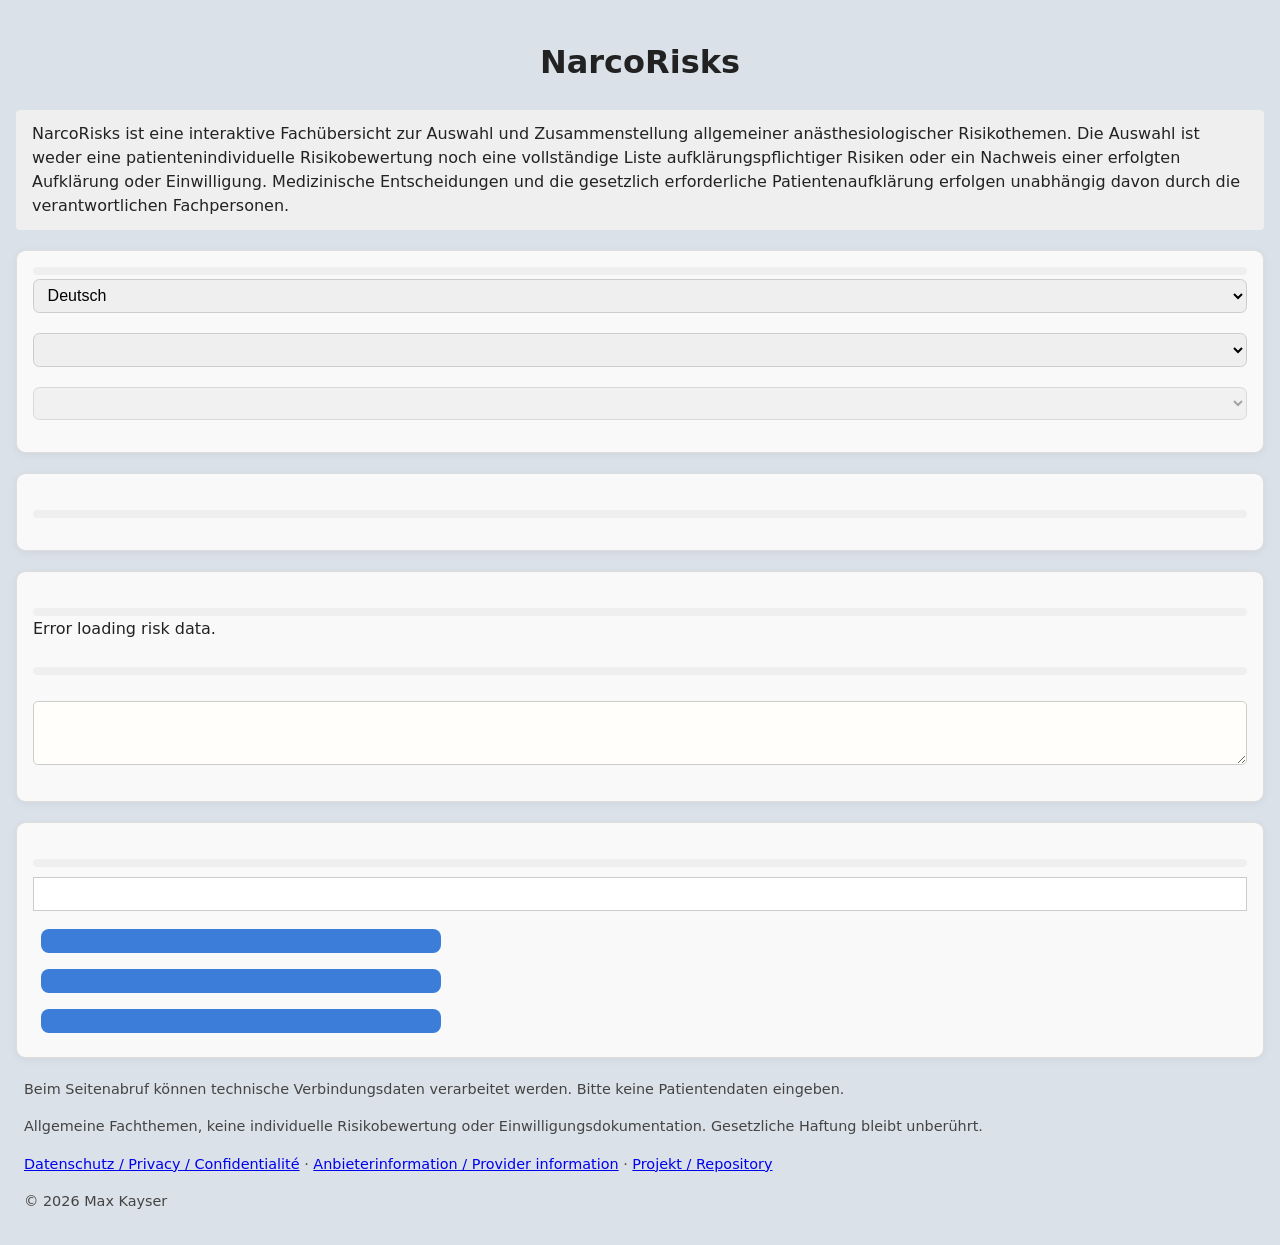
<file: index.html>
<!DOCTYPE html>
<html lang="de">
<head>
	<meta charset="UTF-8" />
	<meta name="viewport" content="width=device-width, initial-scale=1.0" />
	<meta name="description" content="Interactive multilingual reference for general anesthesia-related risk topics, not individual risk assessment or consent documentation." />
	<meta name="keywords" content="anesthesia, anesthesiology, risk topics, professional reference, general anesthesia, regional anesthesia, medical education" />
	<meta name="author" content="Max Kayser" />
	<meta name="robots" content="noindex, nofollow" />
	<title>NarcoRisks – Anesthesia Risk Topics | Interactive Reference</title>
	<link rel="stylesheet" href="https://maxkayser.github.io/NarcoRisks/assets/style.css">
</head>
<body>
  <h1 data-i18n="headings.title">NarcoRisks</h1>
  <p id="purposeNotice" class="user_guide" role="note" data-i18n="purpose_notice" style="max-width:1300px;box-sizing:border-box;font-size:1rem;line-height:1.5;padding:0.75rem 1rem;margin:0 auto 1rem;">NarcoRisks ist eine interaktive Fachübersicht zur Auswahl und Zusammenstellung allgemeiner anästhesiologischer Risikothemen. Die Auswahl ist weder eine patientenindividuelle Risikobewertung noch eine vollständige Liste aufklärungspflichtiger Risiken oder ein Nachweis einer erfolgten Aufklärung oder Einwilligung. Medizinische Entscheidungen und die gesetzlich erforderliche Patientenaufklärung erfolgen unabhängig davon durch die verantwortlichen Fachpersonen.</p>
  <section>
	<p data-i18n="user_guides.introduction" class="user_guide"></p>
	<label for="language" data-i18n="language_selection"></label>
	<select id="language">
		<option value="de">Deutsch</option>
		<option value="en">Englisch</option>
		<option value="fr">Französisch</option>
	</select>   
  	<div id="procedureSelection">
	  <label for="departmentSelect" data-i18n="department"></label>
	  <select id="departmentSelect"></select>
	  <label for="procedureSelect" data-i18n="procedure"></label>
	  <select id="procedureSelect" disabled></select>
	</div>
	<div id="presetOptionsContainer"></div>
  </section>
  <section>
	<h2 data-i18n="headings.context_associated_risks"></h2>
  	<p data-i18n="user_guides.context_associated_risks" class="user_guide"></p>
	<div id="staticTextblockCheckboxes" class="checkbox-grid" style="margin-top:1em;"></div>
  </section>
  <section>
    <h2 id="risksTitle" data-i18n="headings.measures_associated_risks"></h2>
  	<p data-i18n="user_guides.measures_associated_risks" class="user_guide"></p>
    <div id="risksOutput" data-i18n="placeholders.loading_risks"></div>
    <br>
    <p data-i18n="user_guides.additional_text" class="user_guide"></p>
    <br>
    <label>
	    <textarea id="additionalText" style="min-height: 30px; height: 30px;" data-i18n-attr="placeholder:placeholders.additional_text"></textarea>
    </label>
  </section>
  <section>
	<h2 data-i18n="headings.summary"></h2>
  	<p data-i18n="user_guides.summary" class="user_guide"></p>
	<div id="summaryText" class="scrollbox"></div>
	<button onclick="copyToClipboard()" id="copyButton" data-i18n="buttons.copy"></button>
	<button onclick="downloadSummary()" data-i18n="buttons.download"></button>
	<button id="resetButton" data-i18n="buttons.reset"></button>

  </section>
<div id="textblockToggles" style="display: none"></div>
<footer style="max-width:1300px;margin:1rem auto;padding:0 0.5rem;font-size:0.9rem;color:#444;overflow-wrap:anywhere;">
<p data-i18n="privacy_notice">Beim Seitenabruf können technische Verbindungsdaten verarbeitet werden. Bitte keine Patientendaten eingeben.</p>
<p data-i18n="legal_disclaimer">Allgemeine Fachthemen, keine individuelle Risikobewertung oder Einwilligungsdokumentation. Gesetzliche Haftung bleibt unberührt.</p>
<nav aria-label="Projekt- und Rechtshinweise"><a href="privacy.html">Datenschutz / Privacy / Confidentialité</a> · <a href="anbieter.html">Anbieterinformation / Provider information</a> · <a href="https://github.com/maxkayser/NarcoRisks">Projekt / Repository</a></nav>
<p>&copy; 2026 Max Kayser</p>
</footer>
<script src="https://maxkayser.github.io/NarcoRisks/assets/narcorisks.js"></script>
</body>
</html>
</file>
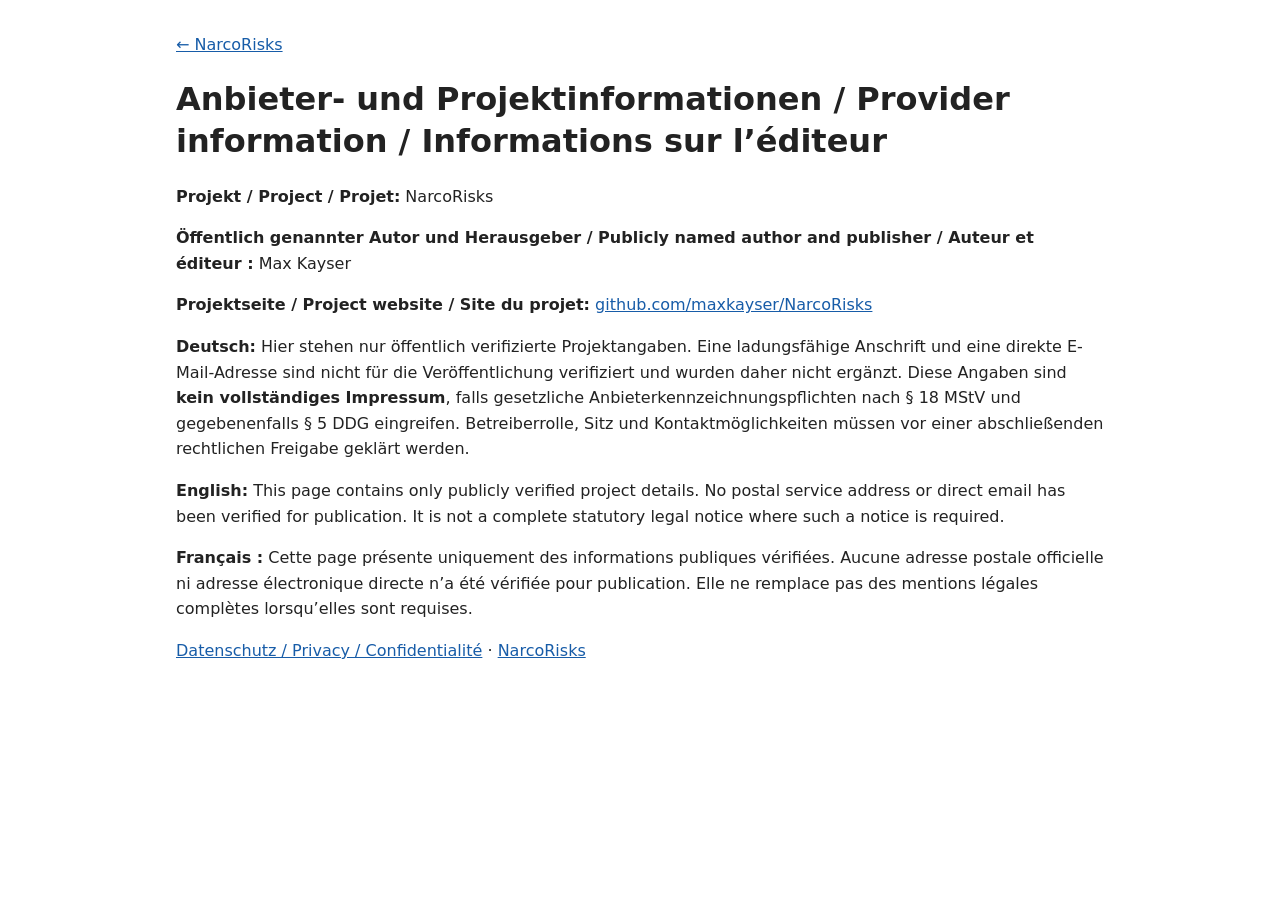
<file: anbieter.html>
<!DOCTYPE html>
<html lang="de">
<head><meta charset="UTF-8"><meta name="viewport" content="width=device-width, initial-scale=1.0"><meta name="description" content="öffentlich bestätigte Projekt- und Anbieterinformationen"><title>NarcoRisks – Anbieter- und Projektinformationen</title><style>body{font-family:system-ui,sans-serif;line-height:1.6;max-width:58rem;margin:2rem auto;padding:0 1rem;color:#222}a{color:#175ca8}section{padding:1rem 0;border-bottom:1px solid #ddd}h1,h2{line-height:1.3}small{color:#555}</style></head>
<body><p><a href="./">← NarcoRisks</a></p><h1>Anbieter- und Projektinformationen / Provider information / Informations sur l’éditeur</h1>
<p><strong>Projekt / Project / Projet:</strong> NarcoRisks</p>
<p><strong>Öffentlich genannter Autor und Herausgeber / Publicly named author and publisher / Auteur et éditeur :</strong> Max Kayser</p>
<p><strong>Projektseite / Project website / Site du projet:</strong> <a href="https://github.com/maxkayser/NarcoRisks">github.com/maxkayser/NarcoRisks</a></p>
<p><strong>Deutsch:</strong> Hier stehen nur öffentlich verifizierte Projektangaben. Eine ladungsfähige Anschrift und eine direkte E-Mail-Adresse sind nicht für die Veröffentlichung verifiziert und wurden daher nicht ergänzt. Diese Angaben sind <strong>kein vollständiges Impressum</strong>, falls gesetzliche Anbieterkennzeichnungspflichten nach § 18 MStV und gegebenenfalls § 5 DDG eingreifen. Betreiberrolle, Sitz und Kontaktmöglichkeiten müssen vor einer abschließenden rechtlichen Freigabe geklärt werden.</p>
<p><strong>English:</strong> This page contains only publicly verified project details. No postal service address or direct email has been verified for publication. It is not a complete statutory legal notice where such a notice is required.</p>
<p><strong>Français :</strong> Cette page présente uniquement des informations publiques vérifiées. Aucune adresse postale officielle ni adresse électronique directe n’a été vérifiée pour publication. Elle ne remplace pas des mentions légales complètes lorsqu’elles sont requises.</p>
<p><a href="privacy.html">Datenschutz / Privacy / Confidentialité</a> · <a href="./">NarcoRisks</a></p></body></html>
</file>
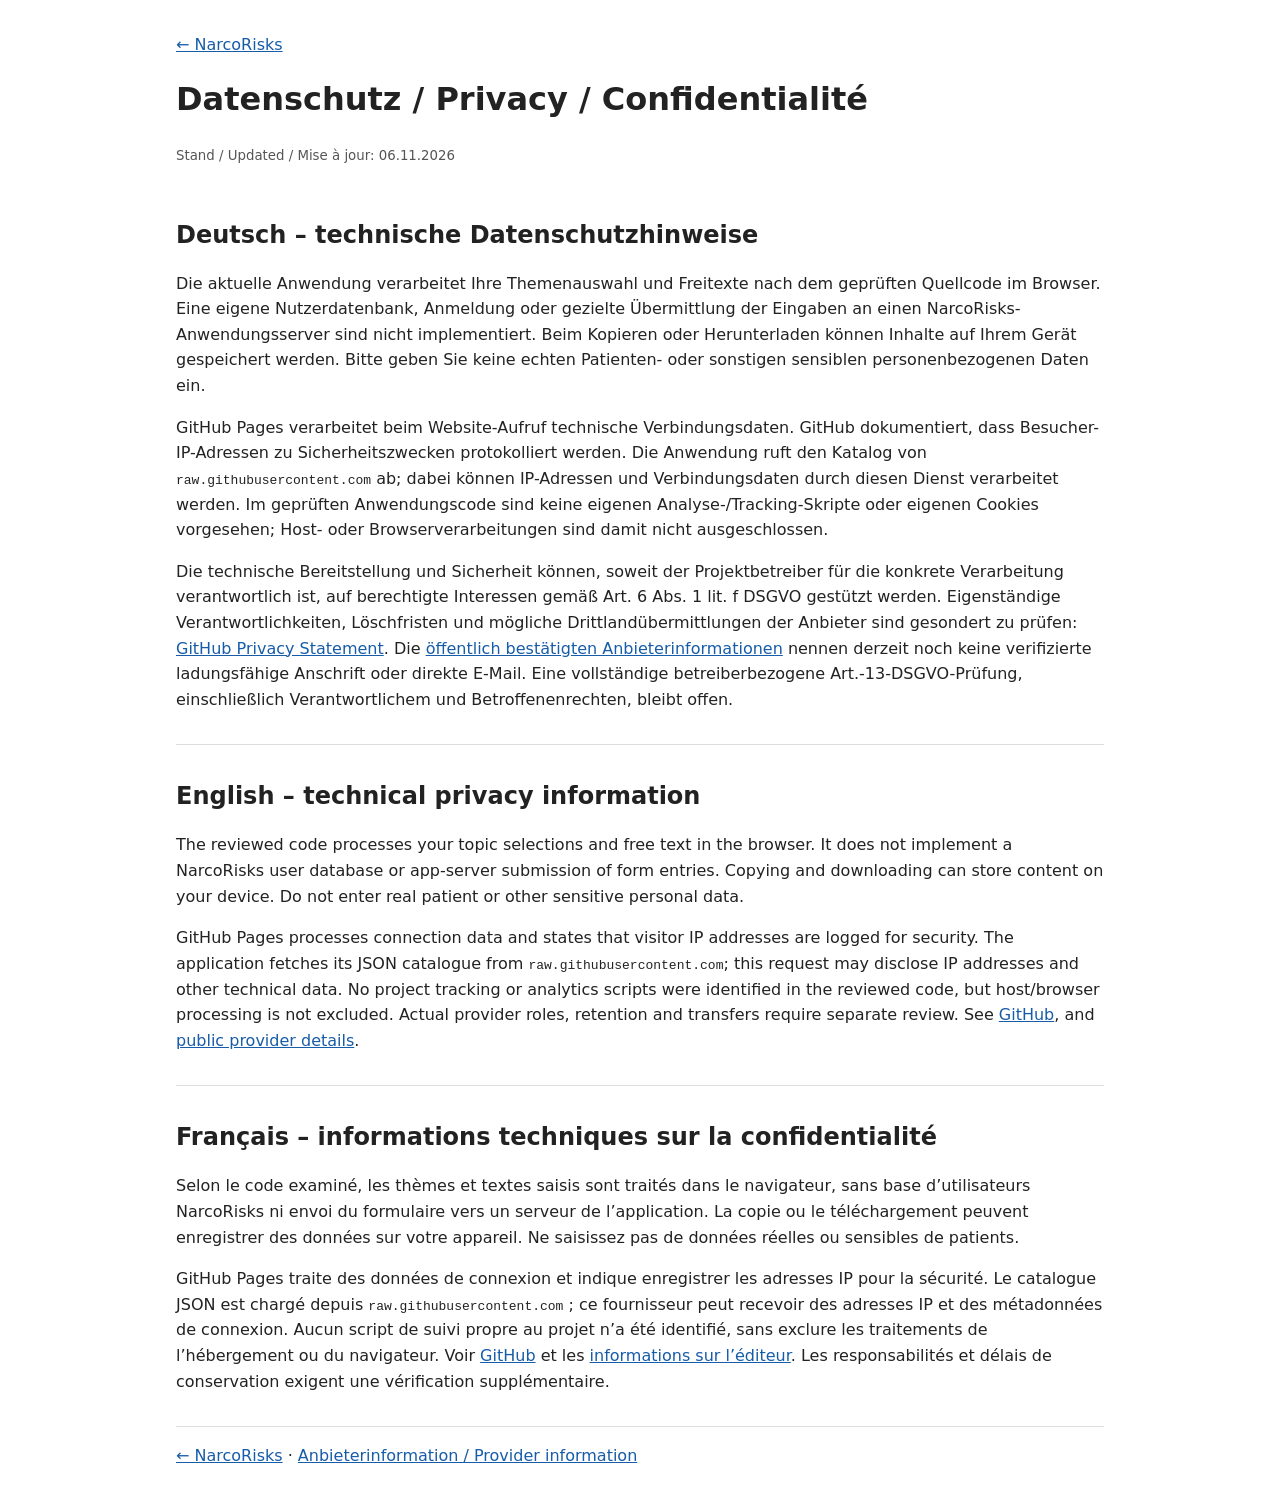
<file: privacy.html>
<!DOCTYPE html>
<html lang="de">
<head><meta charset="UTF-8"><meta name="viewport" content="width=device-width, initial-scale=1.0"><meta name="description" content="technische Informationen zum Datenschutz"><title>NarcoRisks – Datenschutz / Privacy</title><style>body{font-family:system-ui,sans-serif;line-height:1.6;max-width:58rem;margin:2rem auto;padding:0 1rem;color:#222}a{color:#175ca8}section{padding:1rem 0;border-bottom:1px solid #ddd}h1,h2{line-height:1.3}small{color:#555}</style></head>
<body><p><a href="./">← NarcoRisks</a></p><h1>Datenschutz / Privacy / Confidentialité</h1><p><small>Stand / Updated / Mise à jour: 06.11.2026</small></p>
<section lang="de"><h2>Deutsch – technische Datenschutzhinweise</h2>
<p>Die aktuelle Anwendung verarbeitet Ihre Themenauswahl und Freitexte nach dem geprüften Quellcode im Browser. Eine eigene Nutzerdatenbank, Anmeldung oder gezielte Übermittlung der Eingaben an einen NarcoRisks-Anwendungsserver sind nicht implementiert. Beim Kopieren oder Herunterladen können Inhalte auf Ihrem Gerät gespeichert werden. Bitte geben Sie keine echten Patienten- oder sonstigen sensiblen personenbezogenen Daten ein.</p>
<p>GitHub Pages verarbeitet beim Website-Aufruf technische Verbindungsdaten. GitHub dokumentiert, dass Besucher-IP-Adressen zu Sicherheitszwecken protokolliert werden. Die Anwendung ruft den Katalog von <code>raw.githubusercontent.com</code> ab; dabei können IP-Adressen und Verbindungsdaten durch diesen Dienst verarbeitet werden. Im geprüften Anwendungscode sind keine eigenen Analyse-/Tracking-Skripte oder eigenen Cookies vorgesehen; Host- oder Browserverarbeitungen sind damit nicht ausgeschlossen.</p>
<p>Die technische Bereitstellung und Sicherheit können, soweit der Projektbetreiber für die konkrete Verarbeitung verantwortlich ist, auf berechtigte Interessen gemäß Art. 6 Abs. 1 lit. f DSGVO gestützt werden. Eigenständige Verantwortlichkeiten, Löschfristen und mögliche Drittlandübermittlungen der Anbieter sind gesondert zu prüfen: <a href="https://docs.github.com/en/site-policy/privacy-policies/github-general-privacy-statement">GitHub Privacy Statement</a>. Die <a href="anbieter.html">öffentlich bestätigten Anbieterinformationen</a> nennen derzeit noch keine verifizierte ladungsfähige Anschrift oder direkte E-Mail. Eine vollständige betreiberbezogene Art.-13-DSGVO-Prüfung, einschließlich Verantwortlichem und Betroffenenrechten, bleibt offen.</p></section>
<section lang="en"><h2>English – technical privacy information</h2>
<p>The reviewed code processes your topic selections and free text in the browser. It does not implement a NarcoRisks user database or app-server submission of form entries. Copying and downloading can store content on your device. Do not enter real patient or other sensitive personal data.</p>
<p>GitHub Pages processes connection data and states that visitor IP addresses are logged for security. The application fetches its JSON catalogue from <code>raw.githubusercontent.com</code>; this request may disclose IP addresses and other technical data. No project tracking or analytics scripts were identified in the reviewed code, but host/browser processing is not excluded. Actual provider roles, retention and transfers require separate review. See <a href="https://docs.github.com/en/site-policy/privacy-policies/github-general-privacy-statement">GitHub</a>, and <a href="anbieter.html">public provider details</a>.</p></section>
<section lang="fr"><h2>Français – informations techniques sur la confidentialité</h2>
<p>Selon le code examiné, les thèmes et textes saisis sont traités dans le navigateur, sans base d’utilisateurs NarcoRisks ni envoi du formulaire vers un serveur de l’application. La copie ou le téléchargement peuvent enregistrer des données sur votre appareil. Ne saisissez pas de données réelles ou sensibles de patients.</p>
<p>GitHub Pages traite des données de connexion et indique enregistrer les adresses IP pour la sécurité. Le catalogue JSON est chargé depuis <code>raw.githubusercontent.com</code> ; ce fournisseur peut recevoir des adresses IP et des métadonnées de connexion. Aucun script de suivi propre au projet n’a été identifié, sans exclure les traitements de l’hébergement ou du navigateur. Voir <a href="https://docs.github.com/en/site-policy/privacy-policies/github-general-privacy-statement">GitHub</a> et les <a href="anbieter.html">informations sur l’éditeur</a>. Les responsabilités et délais de conservation exigent une vérification supplémentaire.</p></section>
<footer><p><a href="./">← NarcoRisks</a> · <a href="anbieter.html">Anbieterinformation / Provider information</a></p></footer></body></html>
</file>
